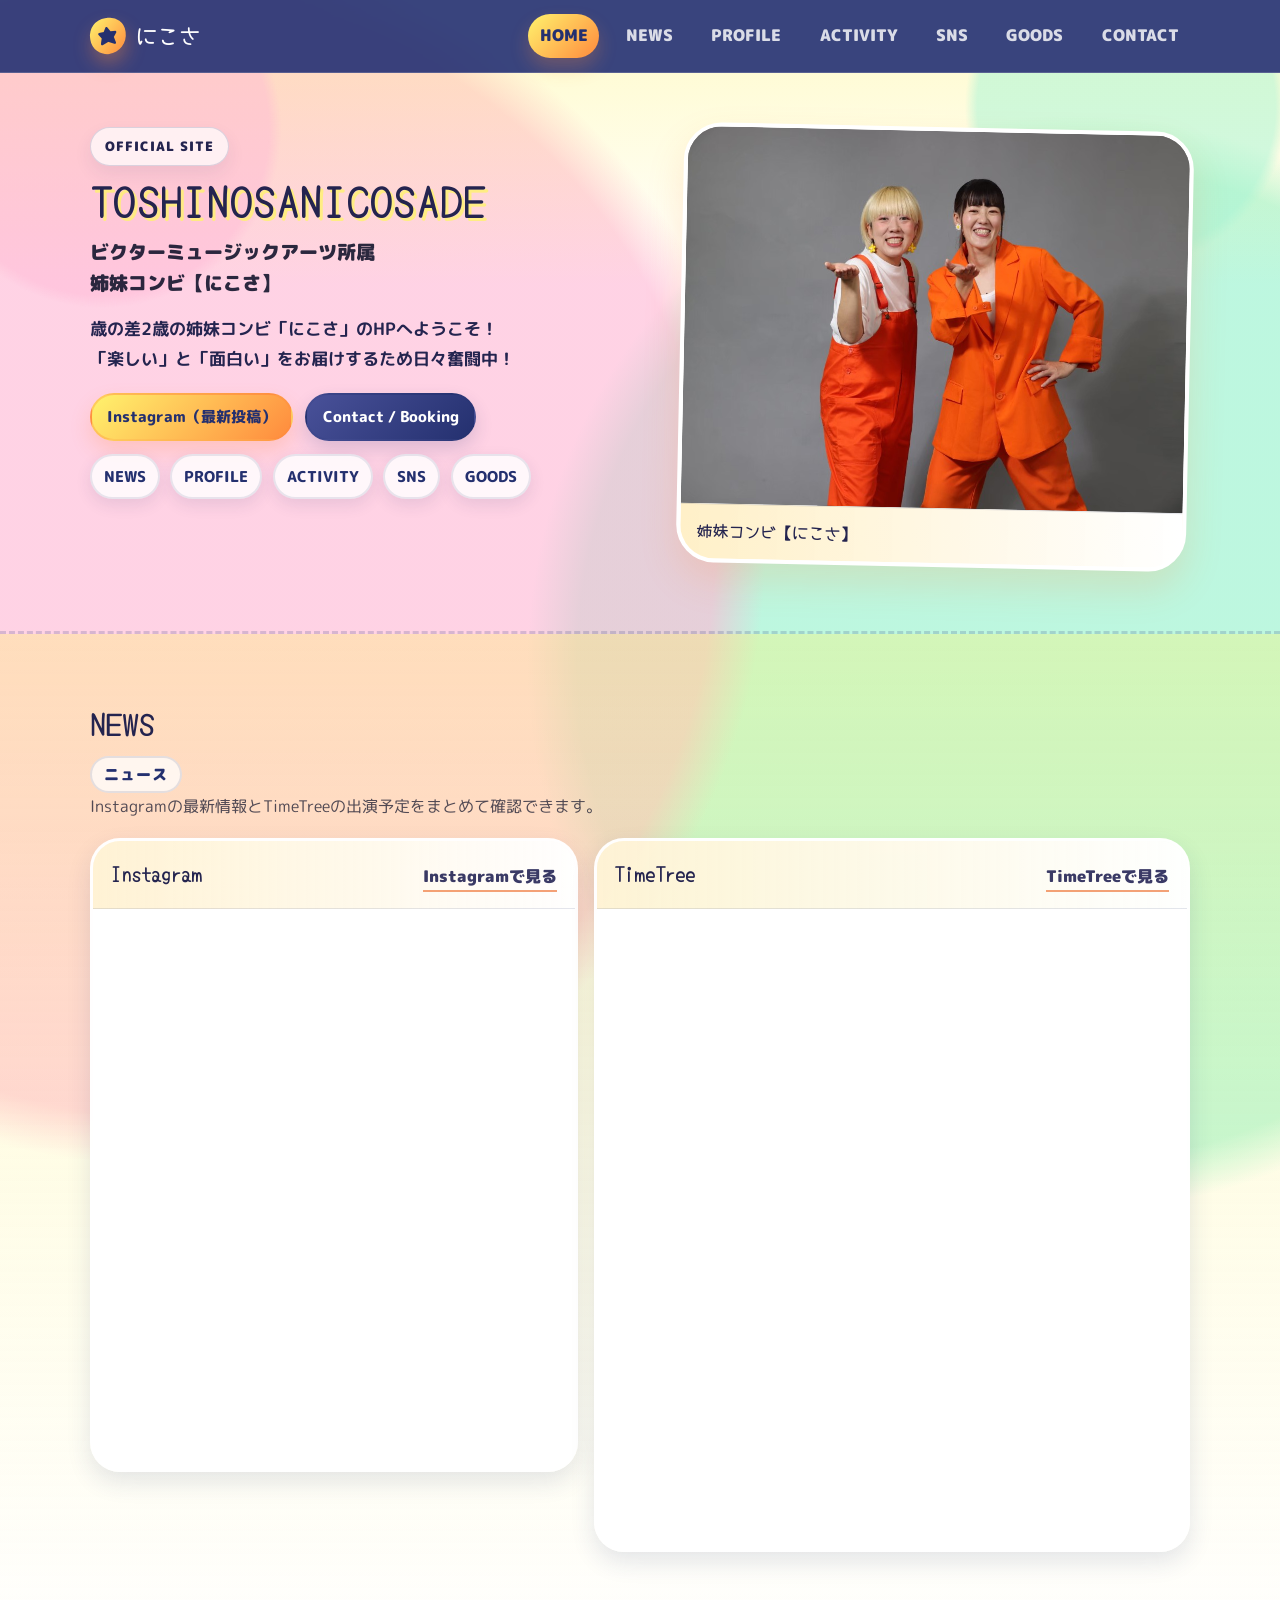
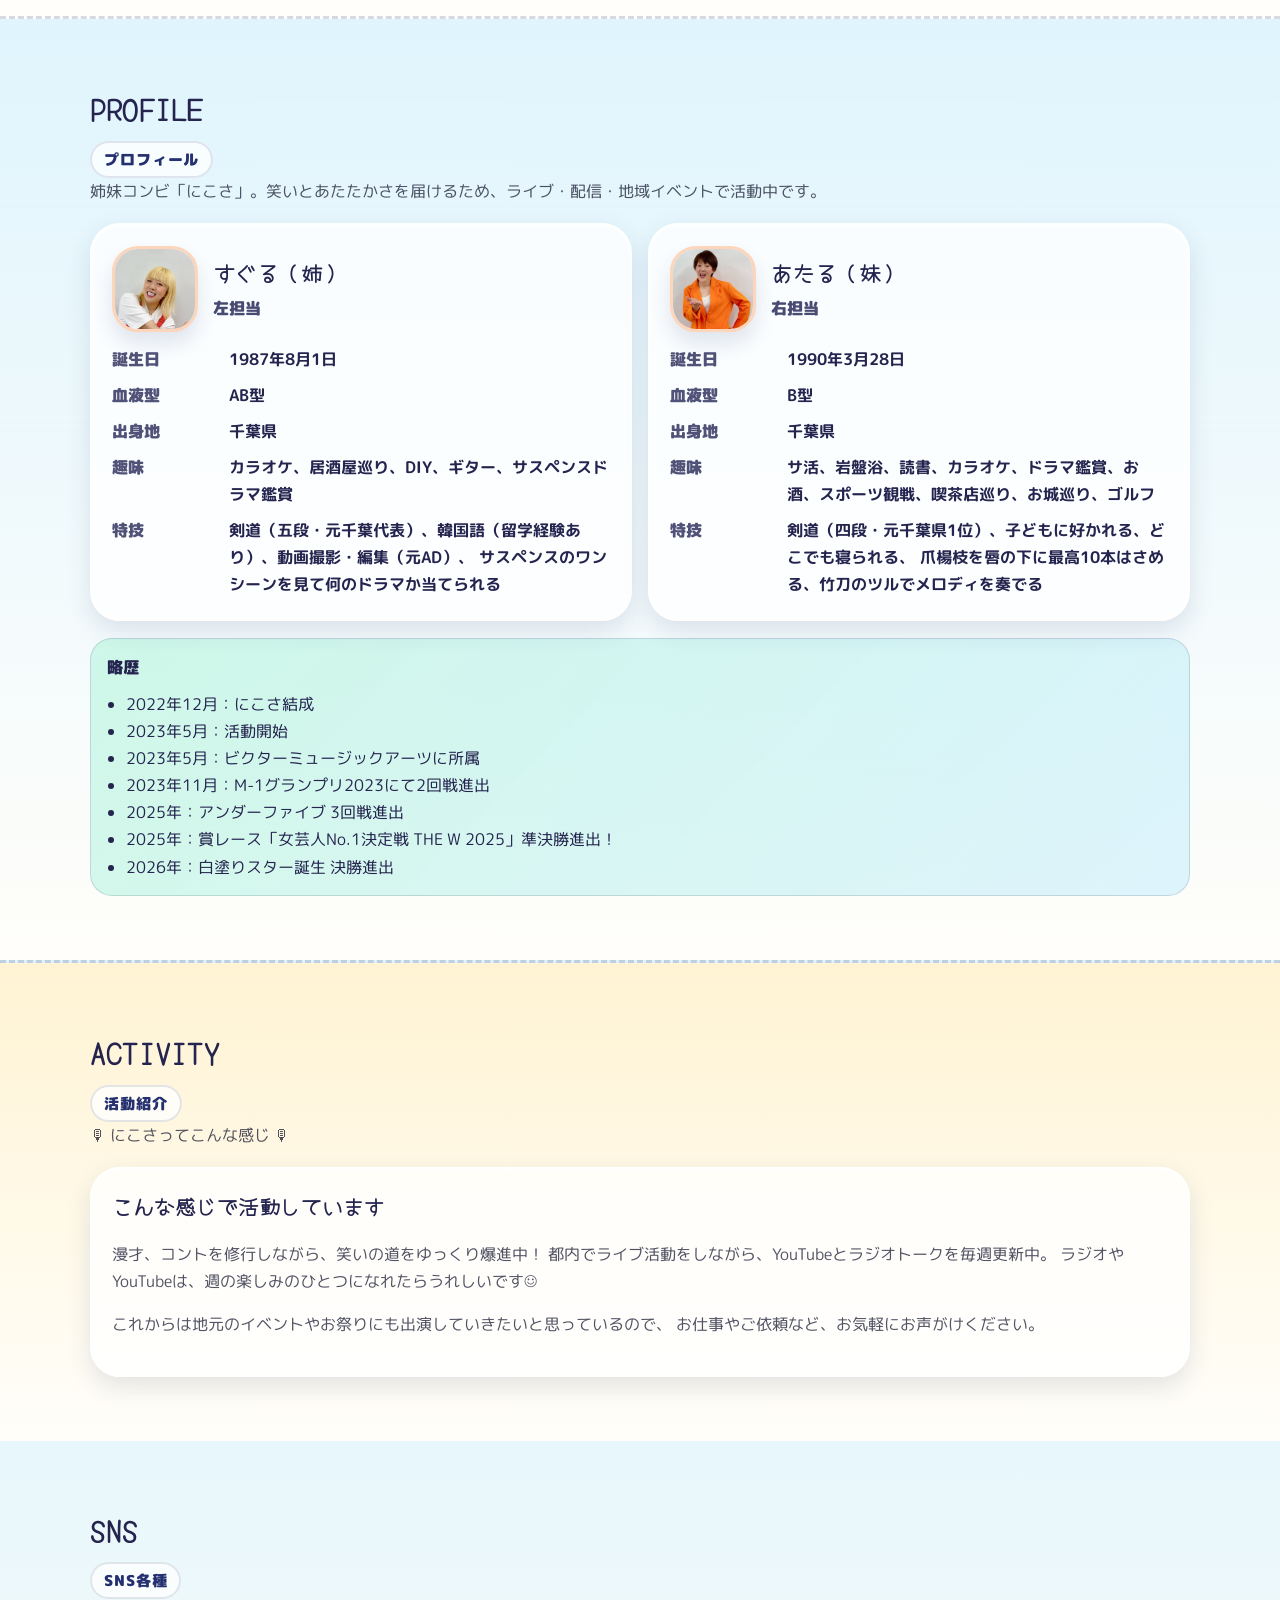
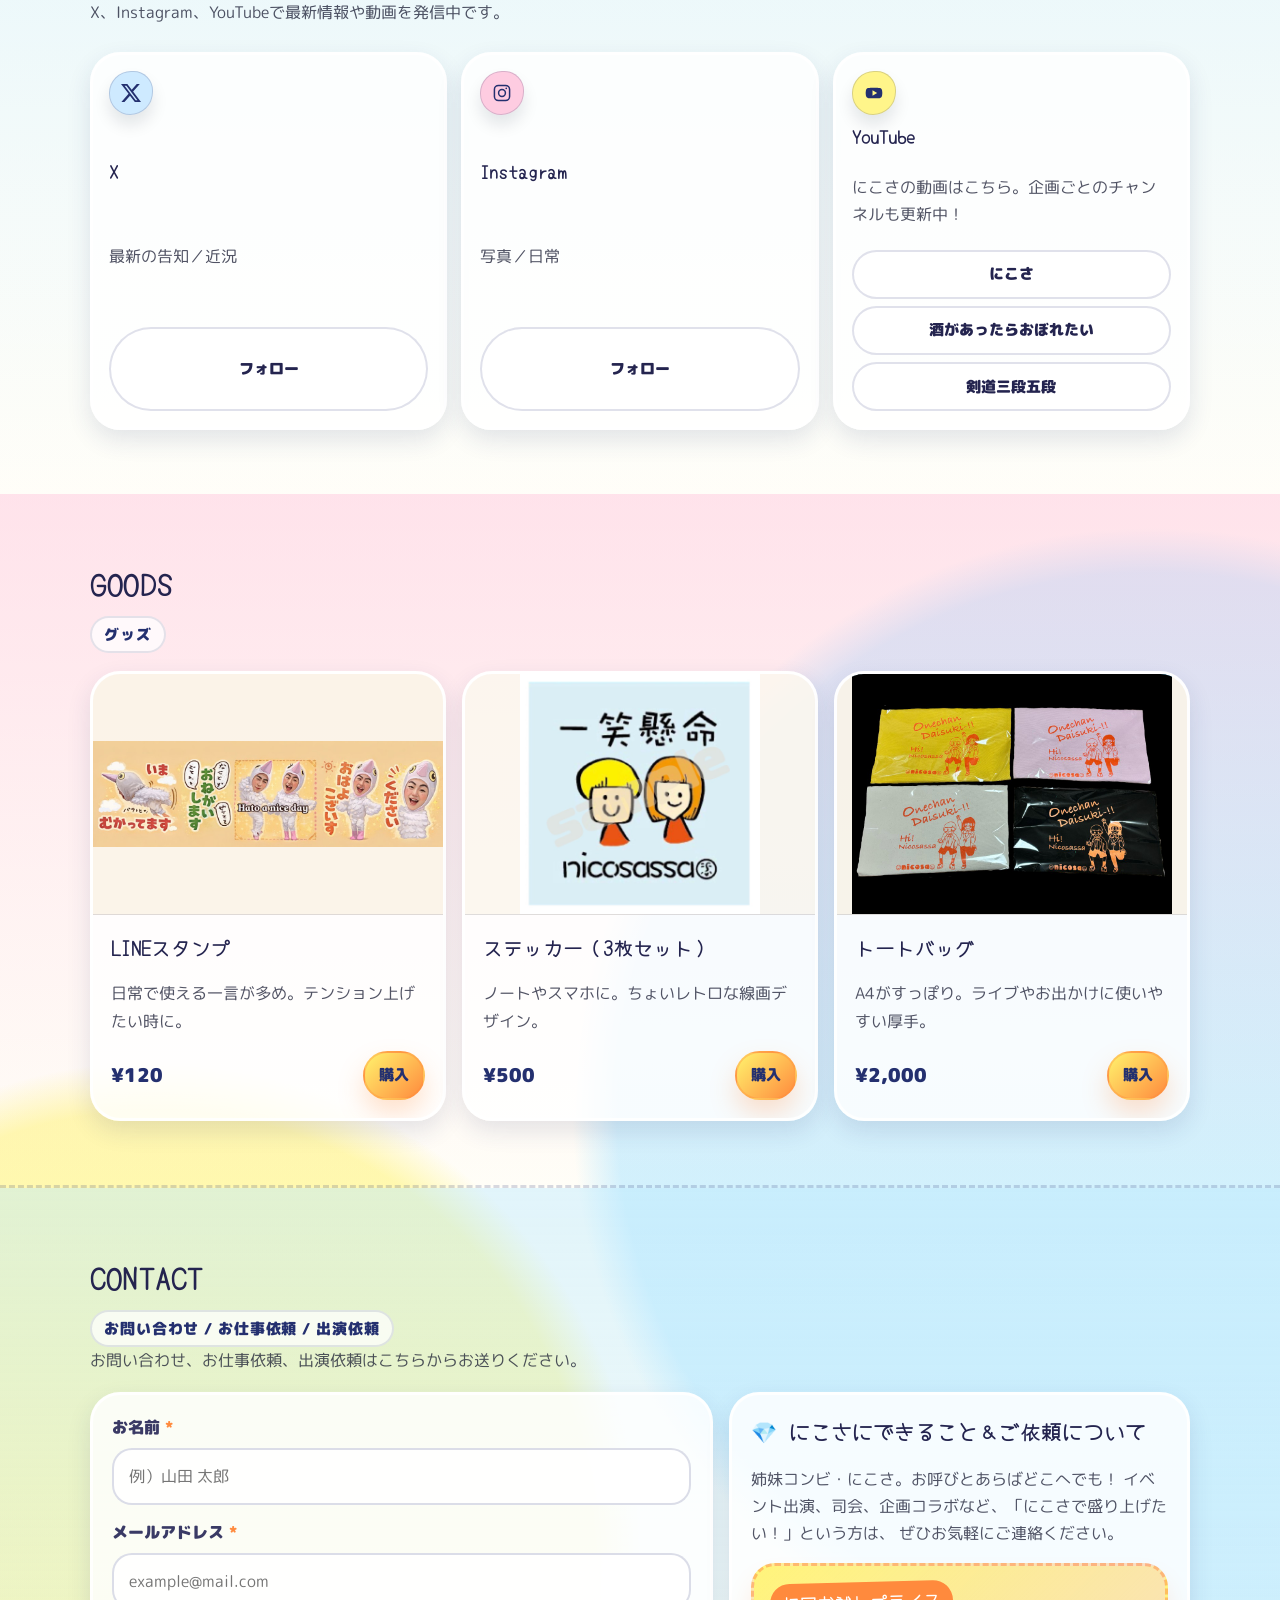
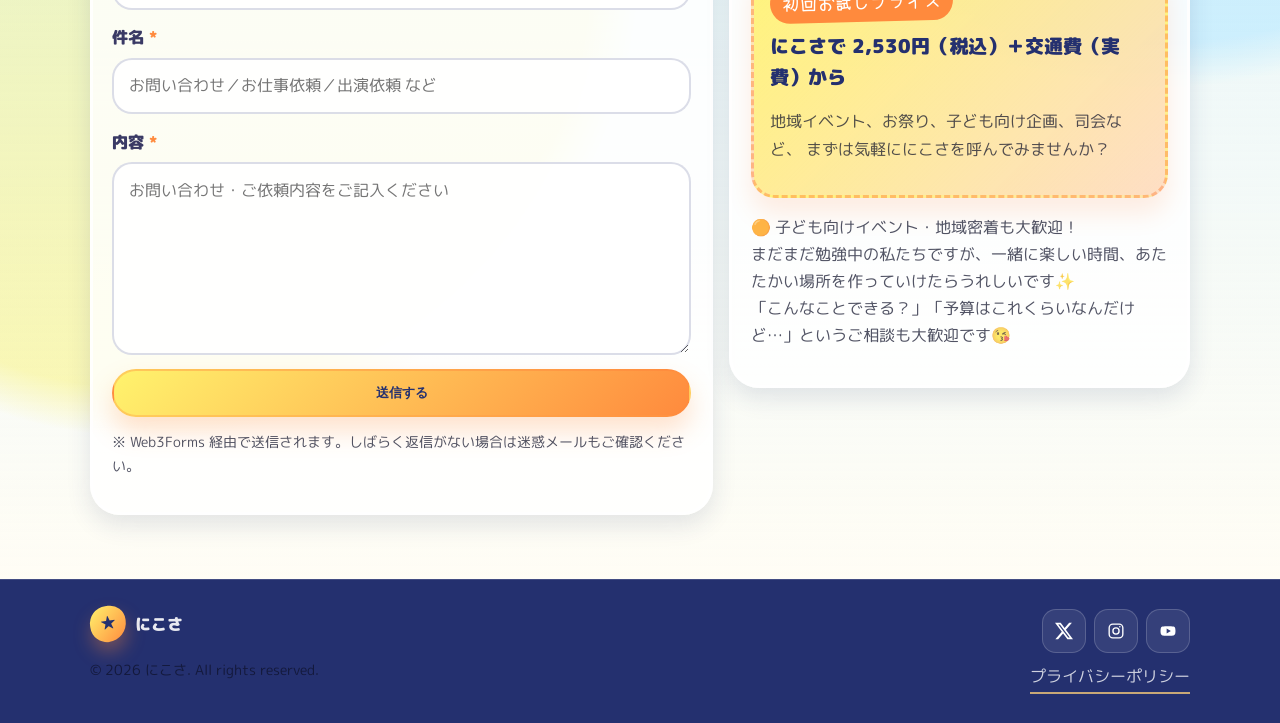
<file: index.html>
<!doctype html>
<html lang="ja">
  <head>
    <meta charset="utf-8" />
    <meta name="viewport" content="width=device-width, initial-scale=1" />
    <meta
      name="description"
      content="芸人コンビ・アーティスト・タレント向けの、明るくポップな公式ホームページです。"
    />

    <!--
      編集ガイド（初心者向け）
      - サイト名/ロゴ: ヘッダーの .logo のテキスト
      - キャッチコピー: #home の <h1>
      - 画像差し替え: data-replace="image" が付いた <img> の src / alt
      - SNSリンク: data-replace="link" が付いた <a> の href
      - 出演予定: NEWS の TimeTree 埋め込みを更新
      - グッズ: #goods の .product-card を追加/修正
    -->

    <title>にこさ | 公式サイト</title>
    <link rel="stylesheet" href="./style.css" />
  </head>
  <body>
    <a class="skip-link" href="#main">本文へスキップ</a>

    <header class="site-header" id="top">
      <div class="container header-inner">
        <a class="logo" href="#home" aria-label="ホームへ">
          <!-- TODO: サイト名に差し替え -->
          <span class="logo-mark" aria-hidden="true">★</span>
          にこさ
        </a>

        <button
          class="menu-button"
          type="button"
          aria-label="メニューを開く"
          aria-controls="site-nav"
          aria-expanded="false"
          data-menu-button
        >
          <span class="menu-icon" aria-hidden="true"></span>
        </button>

        <nav class="site-nav" id="site-nav" aria-label="グローバルメニュー" data-site-nav>
          <ul>
            <li><a href="#home" data-nav-link>HOME</a></li>
            <li><a href="#news" data-nav-link>NEWS</a></li>
            <li><a href="#profile" data-nav-link>PROFILE</a></li>
            <li><a href="#activity" data-nav-link>ACTIVITY</a></li>
            <li><a href="#sns" data-nav-link>SNS</a></li>
            <li><a href="#goods" data-nav-link>GOODS</a></li>
            <li><a href="#contact" data-nav-link>CONTACT</a></li>
          </ul>
        </nav>
      </div>
    </header>

    <main id="main">
      <!-- ===== HOME / HERO ===== -->
      <section id="home" class="section hero">
        <div class="container hero-inner">
          <div class="hero-copy">
            <p class="badge">OFFICIAL SITE</p>
            <h1 class="hero-title-latin" lang="en">TOSHINOSANICOSADE</h1>
            <p class="hero-tagline">
              ビクターミュージックアーツ所属<br />
              姉妹コンビ【にこさ】
            </p>
            <p class="lead">
              歳の差2歳の姉妹コンビ「にこさ」のHPへようこそ！<br />
              「楽しい」と「面白い」をお届けするため日々奮闘中！
            </p>

            <div class="hero-cta">
              <a
                class="btn btn-hero btn-hero-accent"
                href="https://www.instagram.com/niconiconico_sa/"
                data-replace="link"
                target="_blank"
                rel="noreferrer noopener"
              >
                Instagram（最新投稿）
              </a>
              <a class="btn btn-hero" href="#contact">Contact / Booking</a>
            </div>

            <nav class="hero-subnav" aria-label="ページ内の主なセクション">
              <a class="hero-subnav-link" href="#news">NEWS</a>
              <a class="hero-subnav-link" href="#profile">PROFILE</a>
              <a class="hero-subnav-link" href="#activity">ACTIVITY</a>
              <a class="hero-subnav-link" href="#sns">SNS</a>
              <a class="hero-subnav-link" href="#goods">GOODS</a>
            </nav>
          </div>

          <div class="hero-visual">
            <figure class="hero-frame">
              <div class="hero-slideshow" aria-label="にこさの宣材写真スライド">
                <img
                  class="hero-slide hero-slide--kendo"
                  data-replace="image"
                  src="./assets/hero-main.png"
                  alt="にこさ（すぐる・あたる）剣道着姿の宣材写真"
                  width="1200"
                  height="800"
                  loading="eager"
                  decoding="async"
                  fetchpriority="high"
                />
                <img
                  class="hero-slide hero-slide--pose"
                  data-replace="image"
                  src="./assets/nikosa-pose.png"
                  alt="にこさ（すぐる・あたる）オレンジ衣装のにこさポーズ写真"
                  width="1024"
                  height="683"
                  loading="eager"
                  decoding="async"
                />
              </div>
              <figcaption class="hero-caption">
                姉妹コンビ【にこさ】
              </figcaption>
            </figure>
          </div>
        </div>
      </section>

      <!-- ===== NEWS ===== -->
      <section id="news" class="section section-news">
        <div class="container">
          <header class="section-head">
            <h2>NEWS</h2>
            <p class="section-en">ニュース</p>
            <p class="muted">Instagramの最新情報とTimeTreeの出演予定をまとめて確認できます。</p>
          </header>

          <div class="embed-grid">
            <article class="embed-card">
              <div class="embed-card-head">
                <h3>Instagram</h3>
                <a class="mini-link" href="https://instagram.com/niconiconico_sa" target="_blank" rel="noreferrer noopener">
                  Instagramで見る
                </a>
              </div>
              <iframe
                class="embed-frame embed-frame-instagram"
                src="https://www.instagram.com/niconiconico_sa/embed"
                title="にこさ公式Instagram"
                loading="lazy"
                allowtransparency="true"
              ></iframe>
            </article>

            <article class="embed-card">
              <div class="embed-card-head">
                <h3>TimeTree</h3>
                <a class="mini-link" href="https://timetreeapp.com/public_calendars/nicosa_vic" target="_blank" rel="noreferrer noopener">
                  TimeTreeで見る
                </a>
              </div>
              <iframe
                class="embed-frame embed-frame-timetree"
                src="https://timetreeapp.com/public_calendars/nicosa_vic/embed"
                title="にこさ公開カレンダー"
                loading="lazy"
              ></iframe>
            </article>
          </div>
        </div>
      </section>

      <!-- ===== PROFILE ===== -->
      <section id="profile" class="section section-profile">
        <div class="container">
          <header class="section-head">
            <h2>PROFILE</h2>
            <p class="section-en">プロフィール</p>
            <p class="muted">
              姉妹コンビ「にこさ」。笑いとあたたかさを届けるため、ライブ・配信・地域イベントで活動中です。
            </p>
          </header>

          <div class="profile-layout">
            <article class="profile-card">
              <div class="profile-top">
                <img
                  class="avatar"
                  data-replace="image"
                  src="./assets/profile-suguru.png"
                  alt="すぐる（姉）の宣材写真"
                  loading="lazy"
                  width="320"
                  height="320"
                />
                <div>
                  <h3>すぐる（姉）</h3>
                  <p class="role">左担当</p>
                </div>
              </div>
              <dl class="kv">
                <div><dt>誕生日</dt><dd>1987年8月1日</dd></div>
                <div><dt>血液型</dt><dd>AB型</dd></div>
                <div><dt>出身地</dt><dd>千葉県</dd></div>
                <div>
                  <dt>趣味</dt>
                  <dd>カラオケ、居酒屋巡り、DIY、ギター、サスペンスドラマ鑑賞</dd>
                </div>
                <div>
                  <dt>特技</dt>
                  <dd>
                    剣道（五段・元千葉代表）、韓国語（留学経験あり）、動画撮影・編集（元AD）、
                    サスペンスのワンシーンを見て何のドラマか当てられる
                  </dd>
                </div>
              </dl>
            </article>

            <article class="profile-card">
              <div class="profile-top">
                <img
                  class="avatar"
                  data-replace="image"
                  src="./assets/profile-ataru.png"
                  alt="あたる（妹）の宣材写真"
                  loading="lazy"
                  width="320"
                  height="320"
                />
                <div>
                  <h3>あたる（妹）</h3>
                  <p class="role">右担当</p>
                </div>
              </div>
              <dl class="kv">
                <div><dt>誕生日</dt><dd>1990年3月28日</dd></div>
                <div><dt>血液型</dt><dd>B型</dd></div>
                <div><dt>出身地</dt><dd>千葉県</dd></div>
                <div>
                  <dt>趣味</dt>
                  <dd>
                    サ活、岩盤浴、読書、カラオケ、ドラマ鑑賞、お酒、スポーツ観戦、喫茶店巡り、お城巡り、ゴルフ
                  </dd>
                </div>
                <div>
                  <dt>特技</dt>
                  <dd>
                    剣道（四段・元千葉県1位）、子どもに好かれる、どこでも寝られる、
                    爪楊枝を唇の下に最高10本はさめる、竹刀のツルでメロディを奏でる
                  </dd>
                </div>
              </dl>
            </article>
          </div>

          <div class="note profile-history">
            <p class="note-title">略歴</p>
            <ul class="bullet">
              <li>2022年12月：にこさ結成</li>
              <li>2023年5月：活動開始</li>
              <li>2023年5月：ビクターミュージックアーツに所属</li>
              <li>2023年11月：M-1グランプリ2023にて2回戦進出</li>
              <li>2025年：アンダーファイブ 3回戦進出</li>
              <li>2025年：賞レース「女芸人No.1決定戦 THE W 2025」準決勝進出！</li>
              <li>2026年：白塗りスター誕生 決勝進出</li>
            </ul>
          </div>
        </div>
      </section>

      <!-- ===== ACTIVITIES ===== -->
      <section id="activity" class="section section-activity">
        <div class="container">
          <header class="section-head">
            <h2>ACTIVITY</h2>
            <p class="section-en">活動紹介</p>
            <p class="muted">
              🎙 にこさってこんな感じ 🎙
            </p>
          </header>

          <div class="activity-layout">
            <article class="activity-card">
              <h3>こんな感じで活動しています</h3>
              <p class="muted">
                漫才、コントを修行しながら、笑いの道をゆっくり爆進中！
                都内でライブ活動をしながら、YouTubeとラジオトークを毎週更新中。
                ラジオやYouTubeは、週の楽しみのひとつになれたらうれしいです☺
              </p>
              <p class="muted">
                これからは地元のイベントやお祭りにも出演していきたいと思っているので、
                お仕事やご依頼など、お気軽にお声がけください。
              </p>
            </article>

          </div>

        </div>
      </section>

      <!-- ===== SNS ===== -->
      <section id="sns" class="section section-sns">
        <div class="container">
          <header class="section-head">
            <h2>SNS</h2>
            <p class="section-en">SNS各種</p>
            <p class="muted">X、Instagram、YouTubeで最新情報や動画を発信中です。</p>
          </header>

          <div class="sns-block" aria-label="SNS一覧">
            <div class="sns-grid">
              <!-- TODO: 各SNSの href を差し替え -->
              <article class="sns-card sns-x">
                <div class="sns-icon" aria-hidden="true">
                  <svg class="icon-svg" viewBox="0 0 24 24" role="img" aria-label="X">
                    <path
                      d="M18.901 1.153h3.68l-8.04 9.19 9.454 12.504H16.59l-5.8-7.584-6.64 7.584H.47l8.6-9.829L0 1.154h7.594l5.243 6.932 6.064-6.933zm-1.29 19.498h2.04L6.486 3.234H4.298z"
                    ></path>
                  </svg>
                </div>
                <h4>X</h4>
                <p class="muted">最新の告知／近況</p>
                <a
                  class="btn btn-small"
                  href="https://twitter.com/niconiconico_sa"
                  data-replace="link"
                  target="_blank"
                  rel="noreferrer noopener"
                >
                  フォロー
                </a>
              </article>
              <article class="sns-card sns-ig">
                <div class="sns-icon" aria-hidden="true">
                  <svg class="icon-svg" viewBox="0 0 24 24" role="img" aria-label="Instagram">
                    <path
                      d="M7.75 2h8.5A5.75 5.75 0 0 1 22 7.75v8.5A5.75 5.75 0 0 1 16.25 22h-8.5A5.75 5.75 0 0 1 2 16.25v-8.5A5.75 5.75 0 0 1 7.75 2Zm0 1.8A3.95 3.95 0 0 0 3.8 7.75v8.5A3.95 3.95 0 0 0 7.75 20.2h8.5a3.95 3.95 0 0 0 3.95-3.95v-8.5a3.95 3.95 0 0 0-3.95-3.95h-8.5Zm9.35 1.5a1.05 1.05 0 1 1 0 2.1 1.05 1.05 0 0 1 0-2.1ZM12 7a5 5 0 1 1 0 10 5 5 0 0 1 0-10Zm0 1.8a3.2 3.2 0 1 0 0 6.4 3.2 3.2 0 0 0 0-6.4Z"
                    ></path>
                  </svg>
                </div>
                <h4>Instagram</h4>
                <p class="muted">写真／日常</p>
                <a
                  class="btn btn-small"
                  href="https://www.instagram.com/niconiconico_sa/"
                  data-replace="link"
                  target="_blank"
                  rel="noreferrer noopener"
                >
                  フォロー
                </a>
              </article>
              <article class="sns-card sns-yt">
                <div class="sns-icon" aria-hidden="true">
                  <svg class="icon-svg" viewBox="0 0 24 24" role="img" aria-label="YouTube">
                    <path
                      d="M21.6 8.3a3.1 3.1 0 0 0-2.2-2.2C17.5 5.6 12 5.6 12 5.6s-5.5 0-7.4.5A3.1 3.1 0 0 0 2.4 8.3 32 32 0 0 0 2 12a32 32 0 0 0 .4 3.7 3.1 3.1 0 0 0 2.2 2.2c1.9.5 7.4.5 7.4.5s5.5 0 7.4-.5a3.1 3.1 0 0 0 2.2-2.2A32 32 0 0 0 22 12a32 32 0 0 0-.4-3.7ZM10.2 15.2V8.8l5.6 3.2-5.6 3.2Z"
                    ></path>
                  </svg>
                </div>
                <h4>YouTube</h4>
                <p class="muted">にこさの動画はこちら。企画ごとのチャンネルも更新中！</p>
                <div class="sns-link-list" aria-label="YouTubeチャンネル一覧">
                  <a
                    class="btn btn-small"
                    href="https://www.youtube.com/@niconiconicosassa/featured"
                    data-replace="link"
                    target="_blank"
                    rel="noreferrer noopener"
                  >
                    にこさ
                  </a>
                  <a
                    class="btn btn-small"
                    href="https://www.youtube.com/@%E9%85%92%E3%81%8C%E3%81%82%E3%81%A3%E3%81%9F%E3%82%89%E3%81%8A%E3%81%BC%E3%82%8C%E3%81%9F%E3%81%84"
                    data-replace="link"
                    target="_blank"
                    rel="noreferrer noopener"
                  >
                    酒があったらおぼれたい
                  </a>
                  <a
                    class="btn btn-small"
                    href="https://www.youtube.com/@%E5%89%A3%E9%81%93%E4%B8%89%E6%AE%B5%E4%BA%94%E6%AE%B5"
                    data-replace="link"
                    target="_blank"
                    rel="noreferrer noopener"
                  >
                    剣道三段五段
                  </a>
                </div>
              </article>
            </div>
          </div>
        </div>
      </section>

      <!-- ===== GOODS ===== -->
      <section id="goods" class="section section-goods">
        <div class="container">
          <header class="section-head">
            <h2>GOODS</h2>
            <p class="section-en">グッズ</p>
          </header>

          <div class="product-grid">
            <article class="product-card">
              <!-- LINEスタンプ：2シートを交互フェード（画像差し替えは ./assets/line-stamp-1.png など） -->
              <div
                class="product-img line-stamp-rotator"
                role="img"
                aria-label="LINEスタンプ（ちびキャラ版とハトコス版）の見本"
              >
                <img
                  class="line-stamp-img line-stamp-img--a"
                  data-replace="image"
                  src="./assets/line-stamp-1.png"
                  alt=""
                  width="720"
                  height="520"
                  loading="lazy"
                  decoding="async"
                />
                <img
                  class="line-stamp-img line-stamp-img--b"
                  data-replace="image"
                  src="./assets/line-stamp-2.png"
                  alt=""
                  width="720"
                  height="520"
                  loading="lazy"
                  decoding="async"
                />
              </div>
              <div class="product-body">
                <h3>LINEスタンプ</h3>
                <p class="muted">日常で使える一言が多め。テンション上げたい時に。</p>
                <div class="price-row">
                  <span class="price">¥120</span>
                  <a class="btn btn-small btn-primary" href="https://example.com" data-replace="link" target="_blank" rel="noreferrer noopener">
                    購入
                  </a>
                </div>
              </div>
            </article>

            <article class="product-card">
              <!-- ステッカー：4柄を順番にフェード -->
              <div
                class="product-img sticker-rotator"
                role="img"
                aria-label="オリジナルステッカー4種の見本"
              >
                <img
                  class="sticker-img sticker-img--a"
                  data-replace="image"
                  src="./assets/sticker-official-1.png"
                  alt=""
                  width="720"
                  height="520"
                  loading="lazy"
                  decoding="async"
                />
                <img
                  class="sticker-img sticker-img--b"
                  data-replace="image"
                  src="./assets/sticker-official-2.png"
                  alt=""
                  width="720"
                  height="520"
                  loading="lazy"
                  decoding="async"
                />
                <img
                  class="sticker-img sticker-img--c"
                  data-replace="image"
                  src="./assets/sticker-official-3.png"
                  alt=""
                  width="720"
                  height="520"
                  loading="lazy"
                  decoding="async"
                />
                <img
                  class="sticker-img sticker-img--d"
                  data-replace="image"
                  src="./assets/sticker-official-4.png"
                  alt=""
                  width="720"
                  height="520"
                  loading="lazy"
                  decoding="async"
                />
              </div>
              <div class="product-body">
                <h3>ステッカー（3枚セット）</h3>
                <p class="muted">ノートやスマホに。ちょいレトロな線画デザイン。</p>
                <div class="price-row">
                  <span class="price">¥500</span>
                  <a class="btn btn-small btn-primary" href="https://nicosa.booth.pm/?_gl=1*vxylnz*_ga*MTg3OTg5Nzg4NS4xNzc3MzcyMDAw*_ga_RWT2QKJLDC*czE3NzczNzE5OTkkbzEkZzEkdDE3NzczNzI5NzEkajM1JGwwJGgw" data-replace="link" target="_blank" rel="noreferrer noopener">
                    購入
                  </a>
                </div>
              </div>
            </article>

            <article class="product-card">
              <!-- トートバッグ：3カットを順番にフェード -->
              <div
                class="product-img tote-rotator"
                role="img"
                aria-label="オリジナルトートバッグ3カットの使用イメージ"
              >
                <img
                  class="tote-img tote-img--a"
                  data-replace="image"
                  src="./assets/tote-official-1.png"
                  alt=""
                  width="720"
                  height="520"
                  loading="lazy"
                  decoding="async"
                />
                <img
                  class="tote-img tote-img--b"
                  data-replace="image"
                  src="./assets/tote-official-2.png"
                  alt=""
                  width="720"
                  height="520"
                  loading="lazy"
                  decoding="async"
                />
                <img
                  class="tote-img tote-img--c"
                  data-replace="image"
                  src="./assets/tote-official-3.png"
                  alt=""
                  width="720"
                  height="520"
                  loading="lazy"
                  decoding="async"
                />
              </div>
              <div class="product-body">
                <h3>トートバッグ</h3>
                <p class="muted">A4がすっぽり。ライブやお出かけに使いやすい厚手。</p>
                <div class="price-row">
                  <span class="price">¥2,000</span>
                  <a class="btn btn-small btn-primary" href="https://nicosa.booth.pm/?_gl=1*vxylnz*_ga*MTg3OTg5Nzg4NS4xNzc3MzcyMDAw*_ga_RWT2QKJLDC*czE3NzczNzE5OTkkbzEkZzEkdDE3NzczNzI5NzEkajM1JGwwJGgw" data-replace="link" target="_blank" rel="noreferrer noopener">
                    購入
                  </a>
                </div>
              </div>
            </article>
          </div>
        </div>
      </section>

      <!-- ===== CONTACT ===== -->
      <section id="contact" class="section section-contact">
        <div class="container">
          <header class="section-head">
            <h2>CONTACT</h2>
            <p class="section-en">お問い合わせ / お仕事依頼 / 出演依頼</p>
            <p class="muted">お問い合わせ、お仕事依頼、出演依頼はこちらからお送りください。</p>
          </header>

          <div class="contact-layout">
            <form
              class="contact-form"
              aria-label="お問い合わせ・お仕事依頼・出演依頼フォーム"
              action="https://api.web3forms.com/submit"
              method="POST"
            >
              <input type="hidden" name="access_key" value="4689ad03-98f4-4f9e-801c-5b3d3f3ce7d6" />
              <!-- 送信後に戻るページ（任意：Web3Forms ダッシュボードでも設定可） -->
              <input type="hidden" name="redirect" value="https://macccoto.github.io/nikosa-hp/#contact" />

              <div class="field">
                <label for="name">お名前 <span class="required-mark" aria-hidden="true">*</span></label>
                <input id="name" name="name" type="text" placeholder="例）山田 太郎" autocomplete="name" required />
              </div>
              <div class="field">
                <label for="email">メールアドレス <span class="required-mark" aria-hidden="true">*</span></label>
                <input id="email" name="email" type="email" placeholder="example@mail.com" autocomplete="email" required />
              </div>
              <div class="field">
                <label for="subject">件名 <span class="required-mark" aria-hidden="true">*</span></label>
                <input id="subject" name="subject" type="text" placeholder="お問い合わせ／お仕事依頼／出演依頼 など" required />
              </div>
              <div class="field">
                <label for="message">内容 <span class="required-mark" aria-hidden="true">*</span></label>
                <textarea id="message" name="message" rows="6" placeholder="お問い合わせ・ご依頼内容をご記入ください" required></textarea>
              </div>
              <button class="btn btn-primary btn-wide" type="submit">送信する</button>
              <p class="tiny muted">※ Web3Forms 経由で送信されます。しばらく返信がない場合は迷惑メールもご確認ください。</p>
            </form>

            <aside class="contact-side" aria-label="連絡先メモ">
              <div class="info-card">
                <h3>💎 にこさにできること＆ご依頼について</h3>
                <p class="muted">
                  姉妹コンビ・にこさ。お呼びとあらばどこへでも！
                  イベント出演、司会、企画コラボなど、「にこさで盛り上げたい！」という方は、
                  ぜひお気軽にご連絡ください。
                </p>
                <div class="trial-price-box">
                  <p class="trial-price-label">初回お試しプライス</p>
                  <p class="trial-price-main">にこさで 2,530円（税込）＋交通費（実費）から</p>
                  <p class="muted">
                    地域イベント、お祭り、子ども向け企画、司会など、
                    まずは気軽ににこさを呼んでみませんか？
                  </p>
                </div>
                <p class="muted">
                  🟠 子ども向けイベント・地域密着も大歓迎！<br />
                  まだまだ勉強中の私たちですが、一緒に楽しい時間、あたたかい場所を作っていけたらうれしいです✨<br />
                  「こんなことできる？」「予算はこれくらいなんだけど…」というご相談も大歓迎です😘
                </p>
              </div>
            </aside>
          </div>
        </div>
      </section>
    </main>

    <footer class="site-footer">
      <div class="container footer-inner">
        <div class="footer-left">
          <p class="footer-brand">
            <span class="logo-mark" aria-hidden="true">★</span>
            にこさ
          </p>
          <p class="tiny muted">© 2026 にこさ. All rights reserved.</p>
        </div>

        <div class="footer-right">
          <div class="footer-sns" aria-label="SNSリンク">
            <!-- TODO: SNSリンク差し替え -->
            <a
              class="sns-mini"
              href="https://twitter.com/niconiconico_sa"
              data-replace="link"
              target="_blank"
              rel="noreferrer noopener"
              aria-label="X"
              ><svg class="icon-svg" viewBox="0 0 24 24" role="img" aria-label="X">
                <path
                  d="M18.901 1.153h3.68l-8.04 9.19 9.454 12.504H16.59l-5.8-7.584-6.64 7.584H.47l8.6-9.829L0 1.154h7.594l5.243 6.932 6.064-6.933zm-1.29 19.498h2.04L6.486 3.234H4.298z"
                ></path></svg
            ></a
            >
            <a
              class="sns-mini"
              href="https://www.instagram.com/niconiconico_sa/"
              data-replace="link"
              target="_blank"
              rel="noreferrer noopener"
              aria-label="Instagram"
              ><svg class="icon-svg" viewBox="0 0 24 24" role="img" aria-label="Instagram">
                <path
                  d="M7.75 2h8.5A5.75 5.75 0 0 1 22 7.75v8.5A5.75 5.75 0 0 1 16.25 22h-8.5A5.75 5.75 0 0 1 2 16.25v-8.5A5.75 5.75 0 0 1 7.75 2Zm0 1.8A3.95 3.95 0 0 0 3.8 7.75v8.5A3.95 3.95 0 0 0 7.75 20.2h8.5a3.95 3.95 0 0 0 3.95-3.95v-8.5a3.95 3.95 0 0 0-3.95-3.95h-8.5Zm9.35 1.5a1.05 1.05 0 1 1 0 2.1 1.05 1.05 0 0 1 0-2.1ZM12 7a5 5 0 1 1 0 10 5 5 0 0 1 0-10Zm0 1.8a3.2 3.2 0 1 0 0 6.4 3.2 3.2 0 0 0 0-6.4Z"
                ></path></svg
            ></a
            >
            <a
              class="sns-mini"
              href="https://www.youtube.com/@niconiconicosassa"
              data-replace="link"
              target="_blank"
              rel="noreferrer noopener"
              aria-label="YouTube"
              ><svg class="icon-svg" viewBox="0 0 24 24" role="img" aria-label="YouTube">
                <path
                  d="M21.6 8.3a3.1 3.1 0 0 0-2.2-2.2C17.5 5.6 12 5.6 12 5.6s-5.5 0-7.4.5A3.1 3.1 0 0 0 2.4 8.3 32 32 0 0 0 2 12a32 32 0 0 0 .4 3.7 3.1 3.1 0 0 0 2.2 2.2c1.9.5 7.4.5 7.4.5s5.5 0 7.4-.5a3.1 3.1 0 0 0 2.2-2.2A32 32 0 0 0 22 12a32 32 0 0 0-.4-3.7ZM10.2 15.2V8.8l5.6 3.2-5.6 3.2Z"
                ></path></svg
            ></a
            >
          </div>

          <a class="privacy" href="./privacy.html">プライバシーポリシー</a>
        </div>
      </div>
    </footer>

    <div class="backdrop" data-backdrop hidden></div>

    <script src="./script.js" defer></script>
  </body>
</html>
</file>
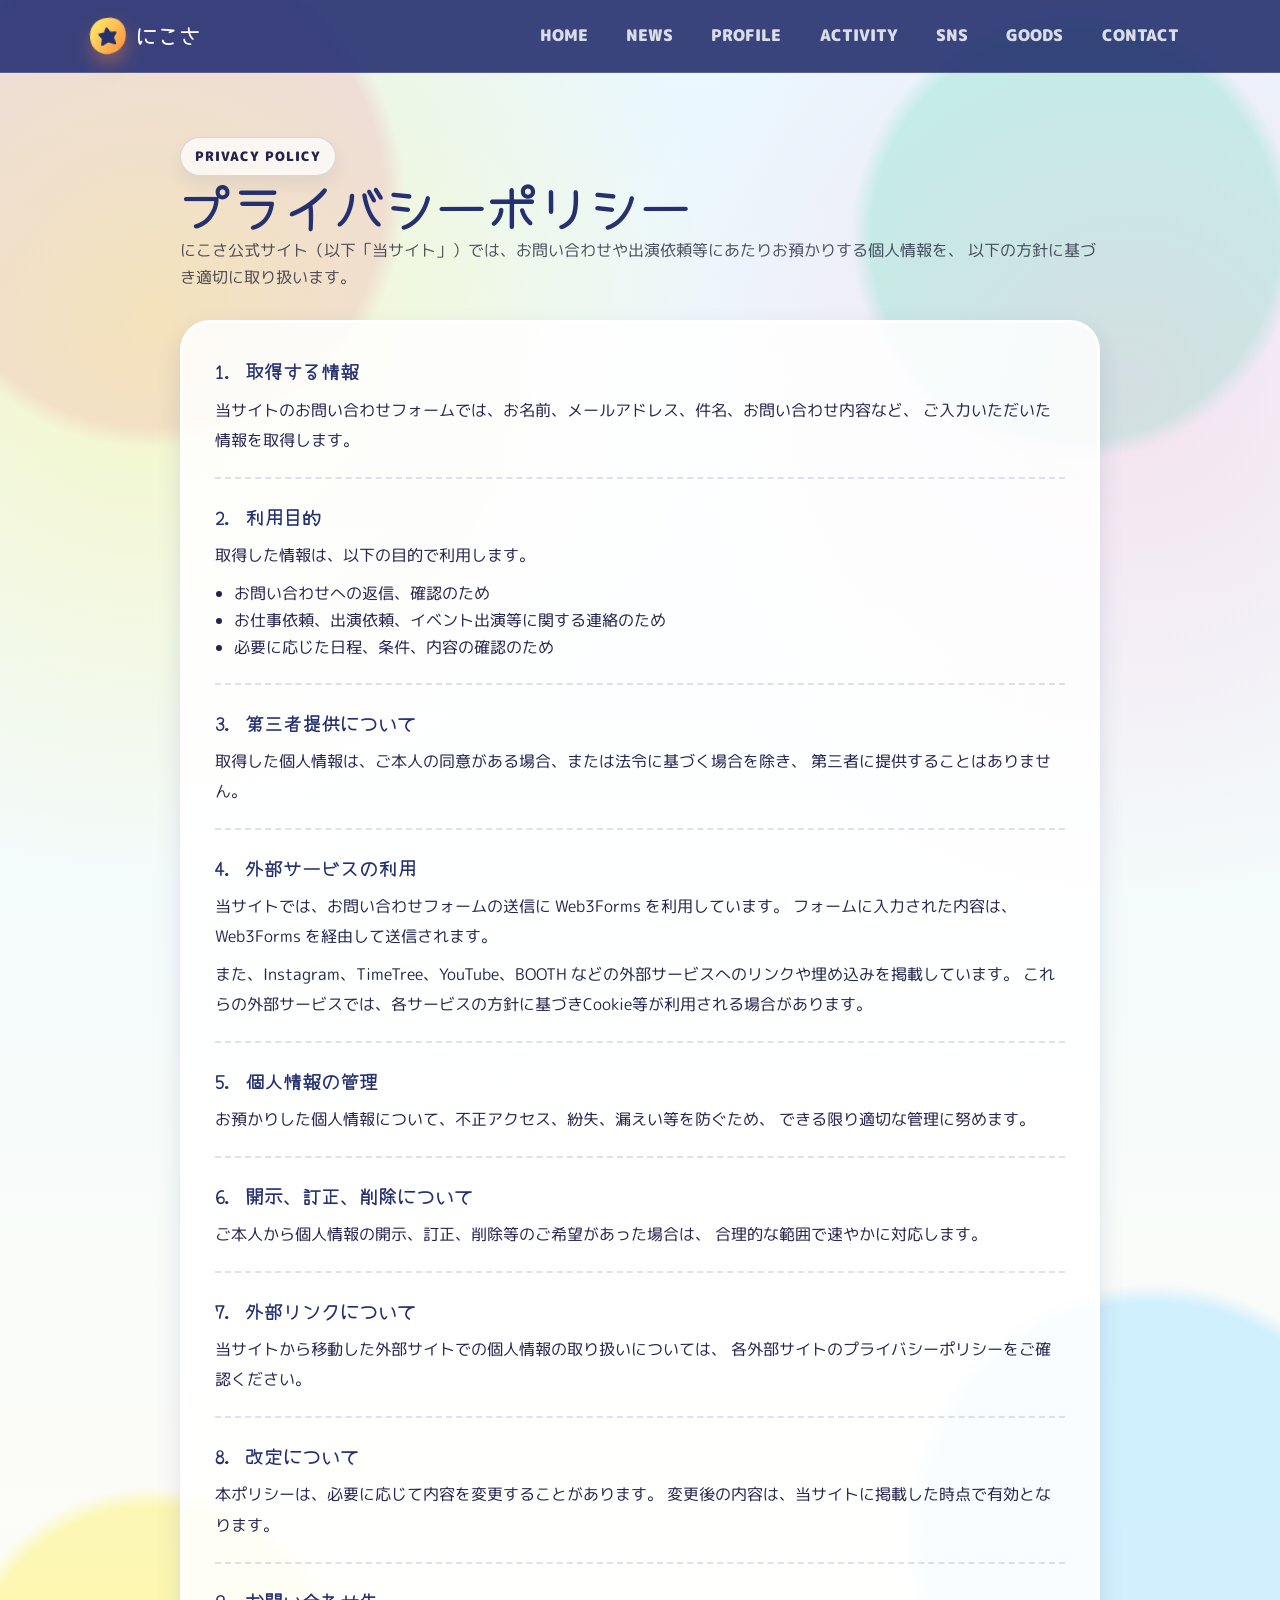
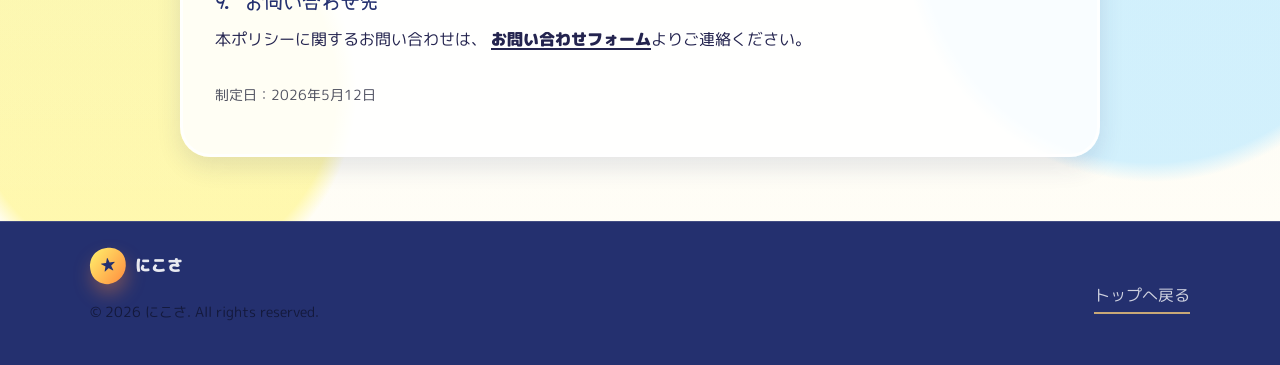
<file: privacy.html>
<!doctype html>
<html lang="ja">
  <head>
    <meta charset="utf-8" />
    <meta name="viewport" content="width=device-width, initial-scale=1" />
    <meta
      name="description"
      content="にこさ公式サイトのプライバシーポリシーです。お問い合わせフォームで取得する情報や利用目的についてご案内します。"
    />
    <title>プライバシーポリシー | にこさ公式サイト</title>
    <link rel="stylesheet" href="./style.css" />
  </head>
  <body>
    <a class="skip-link" href="#main">本文へスキップ</a>

    <header class="site-header" id="top">
      <div class="container header-inner">
        <a class="logo" href="./index.html#home" aria-label="ホームへ">
          <span class="logo-mark" aria-hidden="true">★</span>
          にこさ
        </a>

        <button
          class="menu-button"
          type="button"
          aria-label="メニューを開く"
          aria-controls="site-nav"
          aria-expanded="false"
          data-menu-button
        >
          <span class="menu-icon" aria-hidden="true"></span>
        </button>

        <nav class="site-nav" id="site-nav" aria-label="グローバルメニュー" data-site-nav>
          <ul>
            <li><a href="./index.html#home" data-nav-link>HOME</a></li>
            <li><a href="./index.html#news" data-nav-link>NEWS</a></li>
            <li><a href="./index.html#profile" data-nav-link>PROFILE</a></li>
            <li><a href="./index.html#activity" data-nav-link>ACTIVITY</a></li>
            <li><a href="./index.html#sns" data-nav-link>SNS</a></li>
            <li><a href="./index.html#goods" data-nav-link>GOODS</a></li>
            <li><a href="./index.html#contact" data-nav-link>CONTACT</a></li>
          </ul>
        </nav>
      </div>
    </header>

    <main id="main">
      <section class="section privacy-page">
        <div class="container privacy-container">
          <header class="section-head">
            <p class="badge">PRIVACY POLICY</p>
            <h1>プライバシーポリシー</h1>
            <p class="muted">
              にこさ公式サイト（以下「当サイト」）では、お問い合わせや出演依頼等にあたりお預かりする個人情報を、
              以下の方針に基づき適切に取り扱います。
            </p>
          </header>

          <div class="privacy-card">
            <section class="privacy-block">
              <h2>1. 取得する情報</h2>
              <p>
                当サイトのお問い合わせフォームでは、お名前、メールアドレス、件名、お問い合わせ内容など、
                ご入力いただいた情報を取得します。
              </p>
            </section>

            <section class="privacy-block">
              <h2>2. 利用目的</h2>
              <p>取得した情報は、以下の目的で利用します。</p>
              <ul class="bullet">
                <li>お問い合わせへの返信、確認のため</li>
                <li>お仕事依頼、出演依頼、イベント出演等に関する連絡のため</li>
                <li>必要に応じた日程、条件、内容の確認のため</li>
              </ul>
            </section>

            <section class="privacy-block">
              <h2>3. 第三者提供について</h2>
              <p>
                取得した個人情報は、ご本人の同意がある場合、または法令に基づく場合を除き、
                第三者に提供することはありません。
              </p>
            </section>

            <section class="privacy-block">
              <h2>4. 外部サービスの利用</h2>
              <p>
                当サイトでは、お問い合わせフォームの送信に Web3Forms を利用しています。
                フォームに入力された内容は、Web3Forms を経由して送信されます。
              </p>
              <p>
                また、Instagram、TimeTree、YouTube、BOOTH などの外部サービスへのリンクや埋め込みを掲載しています。
                これらの外部サービスでは、各サービスの方針に基づきCookie等が利用される場合があります。
              </p>
            </section>

            <section class="privacy-block">
              <h2>5. 個人情報の管理</h2>
              <p>
                お預かりした個人情報について、不正アクセス、紛失、漏えい等を防ぐため、
                できる限り適切な管理に努めます。
              </p>
            </section>

            <section class="privacy-block">
              <h2>6. 開示、訂正、削除について</h2>
              <p>
                ご本人から個人情報の開示、訂正、削除等のご希望があった場合は、
                合理的な範囲で速やかに対応します。
              </p>
            </section>

            <section class="privacy-block">
              <h2>7. 外部リンクについて</h2>
              <p>
                当サイトから移動した外部サイトでの個人情報の取り扱いについては、
                各外部サイトのプライバシーポリシーをご確認ください。
              </p>
            </section>

            <section class="privacy-block">
              <h2>8. 改定について</h2>
              <p>
                本ポリシーは、必要に応じて内容を変更することがあります。
                変更後の内容は、当サイトに掲載した時点で有効となります。
              </p>
            </section>

            <section class="privacy-block">
              <h2>9. お問い合わせ先</h2>
              <p>
                本ポリシーに関するお問い合わせは、
                <a class="link" href="./index.html#contact">お問い合わせフォーム</a>よりご連絡ください。
              </p>
            </section>

            <p class="tiny muted privacy-updated">制定日：2026年5月12日</p>
          </div>
        </div>
      </section>
    </main>

    <footer class="site-footer">
      <div class="container footer-inner">
        <div class="footer-left">
          <p class="footer-brand">
            <span class="logo-mark" aria-hidden="true">★</span>
            にこさ
          </p>
          <p class="tiny muted">© 2026 にこさ. All rights reserved.</p>
        </div>

        <div class="footer-right">
          <a class="privacy" href="./index.html#home">トップへ戻る</a>
        </div>
      </div>
    </footer>

    <div class="backdrop" data-backdrop hidden></div>

    <script src="./script.js" defer></script>
  </body>
</html>
</file>
<file: style.css>
@import url("https://fonts.googleapis.com/css2?family=M+PLUS+Rounded+1c:wght@500;700;800;900&family=Yomogi&display=swap");

/*
  style.css
  - 明るめ・手書き風・丸みのあるPOP系デザイン
  - 余白多め・読みやすいタイポグラフィ
  - スマホはハンバーガーメニュー
*/

:root {
  /* Bright pop palette */
  --navy: #24306f;
  --beige: #fff0c8;
  --orange: #ff8a3d;
  --sky: #bdeaff;
  --mint: #a7f4d5;
  --pink: #ffb7d5;
  --lemon: #fff36d;

  /* Neutrals */
  --ink: #24244f;
  --paper: #fffdf5;
  --line: rgba(36, 48, 111, 0.16);

  /* UI */
  --radius: 30px;
  --radius-sm: 22px;
  --shadow: 0 18px 36px rgba(255, 138, 61, 0.18);
  --shadow-soft: 0 10px 24px rgba(36, 48, 111, 0.12);

  --container: 1100px;
  --header-h: 72px;

  --focus: rgba(255, 138, 61, 0.6);
}

*,
*::before,
*::after {
  box-sizing: border-box;
}

html {
  scroll-behavior: smooth;
}

@media (prefers-reduced-motion: reduce) {
  html {
    scroll-behavior: auto;
  }
}

body {
  margin: 0;
  color: var(--ink);
  background:
    radial-gradient(circle at 12% 10%, rgba(255, 183, 213, 0.62) 0 11%, transparent 12%),
    radial-gradient(circle at 84% 12%, rgba(167, 244, 213, 0.75) 0 10%, transparent 11%),
    radial-gradient(circle at 12% 86%, rgba(255, 243, 109, 0.52) 0 9%, transparent 10%),
    radial-gradient(circle at 90% 78%, rgba(189, 234, 255, 0.68) 0 12%, transparent 13%),
    linear-gradient(180deg, #ffffff, var(--paper));
  font-family: "M PLUS Rounded 1c", ui-rounded, "Hiragino Maru Gothic ProN",
    "Yu Gothic", "Meiryo", sans-serif;
  line-height: 1.7;
}

img {
  max-width: 100%;
  height: auto;
  display: block;
}

a {
  color: inherit;
}

.container {
  width: min(92vw, var(--container));
  margin: 0 auto;
}

.muted {
  color: rgba(14, 16, 40, 0.72);
}

.small {
  font-size: 0.95rem;
}

.tiny {
  font-size: 0.88rem;
}

.skip-link {
  position: absolute;
  left: 0.8rem;
  top: 0.8rem;
  transform: translateY(-180%);
  padding: 0.75rem 1rem;
  border-radius: 999px;
  background: var(--navy);
  color: white;
  text-decoration: none;
  z-index: 1000;
}
.skip-link:focus {
  transform: translateY(0);
}

/*
  固定ヘッダー下にアンカーが隠れないよう余白を確保。
  これで JS の pushState / 手動 scrollTo は不要になり、戻る／前进の履歴が自然になる。
*/
#main,
#top,
#home,
#news,
#profile,
#activity,
#sns,
#goods,
#contact {
  scroll-margin-top: calc(var(--header-h) + 12px);
}

/* ===== Header ===== */
.site-header {
  position: sticky;
  top: 0;
  z-index: 100;
  background: rgba(36, 48, 111, 0.9);
  backdrop-filter: blur(10px);
  border-bottom: 1px solid rgba(255, 255, 255, 0.16);
}

.header-inner {
  height: var(--header-h);
  display: flex;
  align-items: center;
  justify-content: space-between;
  gap: 1rem;
}

.logo {
  display: inline-flex;
  align-items: center;
  gap: 0.6rem;
  color: #fff;
  text-decoration: none;
  font-weight: 900;
  letter-spacing: 0.04em;
  font-family: "Yomogi", "M PLUS Rounded 1c", sans-serif;
  font-size: 1.3rem;
}

.logo-mark {
  width: 36px;
  height: 36px;
  display: inline-grid;
  place-items: center;
  border-radius: 50% 45% 55% 48%;
  background: linear-gradient(135deg, var(--lemon), var(--orange));
  color: var(--navy);
  box-shadow: 0 10px 18px rgba(255, 138, 61, 0.35);
  transform: rotate(-8deg);
}

.menu-button {
  display: none;
  appearance: none;
  border: 1px solid rgba(255, 255, 255, 0.25);
  background: rgba(255, 255, 255, 0.08);
  color: #fff;
  border-radius: 18px;
  width: 46px;
  height: 46px;
  cursor: pointer;
}

.menu-icon {
  width: 22px;
  height: 2px;
  background: #fff;
  display: inline-block;
  position: relative;
  border-radius: 99px;
}
.menu-icon::before,
.menu-icon::after {
  content: "";
  position: absolute;
  left: 0;
  width: 22px;
  height: 2px;
  background: #fff;
  border-radius: 99px;
}
.menu-icon::before {
  top: -7px;
}
.menu-icon::after {
  top: 7px;
}

.site-nav ul {
  list-style: none;
  display: flex;
  gap: 1rem;
  margin: 0;
  padding: 0;
}

.site-nav a {
  display: inline-block;
  color: rgba(255, 255, 255, 0.82);
  text-decoration: none;
  font-weight: 900;
  padding: 0.55rem 0.7rem;
  border-radius: 999px;
  transition: transform 120ms ease, background 120ms ease, color 120ms ease;
}

.site-nav a:hover {
  color: #fff;
  background: rgba(255, 255, 255, 0.12);
  transform: translateY(-1px);
}

.site-nav a[aria-current="page"] {
  color: var(--navy);
  background: linear-gradient(135deg, var(--lemon), var(--orange));
  box-shadow: 0 10px 18px rgba(255, 138, 61, 0.25);
}

/* Focus */
a:focus-visible,
button:focus-visible,
input:focus-visible,
textarea:focus-visible {
  outline: 3px solid var(--focus);
  outline-offset: 3px;
}

/* ===== Sections ===== */
.section {
  padding: 64px 0;
}

.section-head {
  margin-bottom: 18px;
}

.section-head h2 {
  margin: 0 0 0.35rem;
  font-size: clamp(1.6rem, 2.4vw, 2.2rem);
  letter-spacing: 0.04em;
  font-family: "Yomogi", "M PLUS Rounded 1c", sans-serif;
  font-weight: 900;
}

.section-head p {
  margin: 0;
}

.section-en {
  display: inline-block;
  margin: 0 0 0.45rem;
  padding: 0.25rem 0.75rem;
  border-radius: 999px;
  color: var(--navy);
  background: rgba(255, 255, 255, 0.74);
  border: 2px solid rgba(36, 48, 111, 0.12);
  font-weight: 900;
  letter-spacing: 0.06em;
  font-size: 0.92rem;
}

/* ===== Hero ===== */
.hero {
  padding-top: 54px;
  background:
    radial-gradient(circle at 8% 10%, rgba(255, 183, 213, 0.45) 0 13%, transparent 14%),
    radial-gradient(circle at 88% 6%, rgba(167, 244, 213, 0.52) 0 12%, transparent 13%),
    linear-gradient(180deg, rgba(255, 243, 109, 0.28), transparent 38%);
}

.hero-inner {
  display: grid;
  grid-template-columns: 1.05fr 0.95fr;
  gap: 1.6rem;
  align-items: start;
}

.badge {
  display: inline-block;
  margin: 0 0 0.8rem;
  padding: 0.45rem 0.85rem;
  border-radius: 999px;
  background: rgba(255, 255, 255, 0.72);
  border: 1px solid var(--line);
  font-weight: 900;
  letter-spacing: 0.08em;
  font-size: 0.82rem;
  box-shadow: 0 8px 18px rgba(36, 48, 111, 0.08);
}

.hero h1 {
  margin: 0;
  line-height: 1.1;
  font-size: clamp(2.0rem, 3.3vw, 3.1rem);
}

.hero-title-latin {
  font-size: clamp(1.9rem, 3.8vw, 3.4rem);
  letter-spacing: 0.055em;
  font-weight: 900;
  line-height: 1.15;
  word-break: break-word;
  font-family: "Yomogi", "M PLUS Rounded 1c", sans-serif;
  text-shadow: 3px 3px 0 rgba(255, 243, 109, 0.8);
}

.hero-tagline {
  margin: 0.75rem 0 0;
  font-size: clamp(1.05rem, 1.6vw, 1.2rem);
  font-weight: 900;
  line-height: 1.6;
  color: rgba(14, 16, 40, 0.88);
}

.lead {
  margin: 1rem 0 1.25rem;
  font-size: 1.08rem;
  font-weight: 700;
}

/* ヒーロー：上部ナビと同じピル型・トーンで統一 */
.hero-cta {
  display: flex;
  gap: 0.75rem;
  flex-wrap: wrap;
  align-items: center;
  margin: 1rem 0 0.85rem;
}

.hero-cta .btn-hero {
  display: inline-flex;
  align-items: center;
  justify-content: center;
  padding: 0.55rem 0.95rem;
  border-radius: 999px;
  font-weight: 800;
  font-size: 0.95rem;
  text-decoration: none;
  border: 2px solid rgba(36, 48, 111, 0.12);
  color: #fff;
  background: linear-gradient(135deg, #495199, var(--navy));
  box-shadow: 0 8px 18px rgba(36, 48, 111, 0.16);
  transition: transform 120ms ease, background 120ms ease, color 120ms ease;
}

.hero-cta .btn-hero:hover {
  color: #fff;
  background: rgba(23, 24, 75, 0.96);
  transform: translateY(-1px);
}

.hero-cta .btn-hero-accent {
  color: var(--navy);
  background: linear-gradient(135deg, var(--lemon), var(--orange));
  border-color: rgba(255, 138, 61, 0.35);
  box-shadow: 0 10px 20px rgba(255, 138, 61, 0.22);
}

.hero-cta .btn-hero-accent:hover {
  color: var(--navy);
  filter: brightness(1.03);
  background: linear-gradient(135deg, #ffe094, #f58c54);
}

/* ヘッダーメニューと同じ並びのページ内ショートカット */
.hero-subnav {
  display: flex;
  flex-wrap: wrap;
  gap: 0.55rem 0.65rem;
  align-items: center;
  margin: 0;
  padding: 0;
}

.hero-subnav-link {
  display: inline-block;
  padding: 0.5rem 0.75rem;
  border-radius: 999px;
  font-weight: 800;
  font-size: 0.92rem;
  text-decoration: none;
  color: var(--navy);
  background: rgba(255, 255, 255, 0.82);
  border: 2px solid rgba(36, 48, 111, 0.1);
  box-shadow: 0 6px 16px rgba(36, 48, 111, 0.1);
  transition: transform 120ms ease, background 120ms ease, color 120ms ease;
}

.hero-subnav-link:hover {
  color: var(--navy);
  background: var(--lemon);
  transform: translateY(-1px);
}

.hero-frame {
  margin: 0;
  border-radius: 38px;
  overflow: hidden;
  border: 4px solid #fff;
  background: #fff;
  box-shadow: var(--shadow);
  transform: rotate(1.2deg);
}

.hero-slideshow {
  position: relative;
  aspect-ratio: 4 / 3;
  overflow: hidden;
  background: #fff;
}

.hero-slide {
  position: absolute;
  inset: 0;
  aspect-ratio: 4 / 3;
  object-fit: cover;
  width: 100%;
  height: 100%;
}

.hero-slide--kendo {
  animation: hero-slide-kendo 9s ease-in-out infinite;
}

.hero-slide--pose {
  animation: hero-slide-pose 9s ease-in-out infinite;
}

@keyframes hero-slide-kendo {
  0%,
  42% {
    opacity: 1;
    transform: translateX(0) scale(1.02);
  }
  50%,
  92% {
    opacity: 0;
    transform: translateX(-7%) scale(1.02);
  }
  100% {
    opacity: 1;
    transform: translateX(0) scale(1.02);
  }
}

@keyframes hero-slide-pose {
  0%,
  42% {
    opacity: 0;
    transform: translateX(7%) scale(1.02);
  }
  50%,
  92% {
    opacity: 1;
    transform: translateX(0) scale(1.02);
  }
  100% {
    opacity: 0;
    transform: translateX(7%) scale(1.02);
  }
}

@media (prefers-reduced-motion: reduce) {
  .hero-slide--kendo,
  .hero-slide--pose {
    animation: none !important;
  }

  .hero-slide--kendo {
    opacity: 0;
  }

  .hero-slide--pose {
    opacity: 1;
    transform: none;
  }
}

.hero-caption {
  padding: 0.85rem 1rem;
  background: linear-gradient(90deg, var(--beige), rgba(255, 255, 255, 0.95));
  border-top: 1px solid rgba(23, 24, 75, 0.12);
  font-weight: 900;
  font-family: "Yomogi", "M PLUS Rounded 1c", sans-serif;
}

/* ===== News ===== */
.section-news {
  background: linear-gradient(180deg, rgba(255, 243, 109, 0.34), rgba(255, 255, 255, 0));
  border-top: 3px dashed rgba(36, 48, 111, 0.18);
}

.embed-grid {
  margin-top: 1.1rem;
  display: grid;
  grid-template-columns: 0.9fr 1.1fr;
  gap: 1rem;
  align-items: start;
}

.embed-card {
  overflow: hidden;
  background: rgba(255, 255, 255, 0.82);
  border: 3px solid rgba(255, 255, 255, 0.86);
  border-radius: var(--radius);
  box-shadow: var(--shadow-soft);
}

.embed-card-head {
  display: flex;
  justify-content: space-between;
  align-items: baseline;
  gap: 0.8rem;
  padding: 1rem 1.1rem;
  background: linear-gradient(90deg, rgba(255, 240, 200, 0.72), rgba(255, 255, 255, 0.92));
  border-bottom: 1px solid rgba(36, 48, 111, 0.12);
}

.embed-card-head h3 {
  margin: 0;
  font-family: "Yomogi", "M PLUS Rounded 1c", sans-serif;
  font-weight: 900;
  font-size: 1.25rem;
}

.embed-frame {
  display: block;
  width: 100%;
  border: 0;
  background: #fff;
}

.embed-frame-instagram {
  min-height: 560px;
}

.embed-frame-timetree {
  min-height: 640px;
}

/* ===== Buttons ===== */
.btn {
  display: inline-flex;
  align-items: center;
  justify-content: center;
  gap: 0.5rem;
  padding: 0.8rem 1.05rem;
  border-radius: 999px;
  border: 2px solid rgba(36, 48, 111, 0.14);
  text-decoration: none;
  font-weight: 900;
  cursor: pointer;
  transition: transform 120ms ease, filter 120ms ease, background 120ms ease;
  background: rgba(255, 255, 255, 0.8);
}

.btn:hover {
  transform: translateY(-1px);
  filter: brightness(1.02);
}

.btn:active {
  transform: translateY(0);
}

.btn-primary {
  color: var(--navy);
  background: linear-gradient(135deg, var(--lemon), var(--orange));
  border-color: rgba(255, 138, 61, 0.35);
  box-shadow: 0 14px 26px rgba(255, 138, 61, 0.25);
}

.btn-ghost {
  background: rgba(255, 255, 255, 0.55);
}

.btn-small {
  padding: 0.6rem 0.9rem;
  font-size: 0.95rem;
}

.btn-wide {
  width: 100%;
  justify-content: center;
}

/* ===== Profile section ===== */
.section-profile {
  background: linear-gradient(180deg, rgba(189, 234, 255, 0.48), rgba(255, 255, 255, 0));
  border-top: 3px dashed rgba(36, 48, 111, 0.18);
  border-bottom: 3px dashed rgba(36, 48, 111, 0.18);
}

.profile-layout {
  display: grid;
  grid-template-columns: 1fr 1fr;
  gap: 1rem;
  margin-top: 1.1rem;
}

.profile-card {
  background: rgba(255, 255, 255, 0.78);
  border: 3px solid rgba(255, 255, 255, 0.82);
  border-radius: var(--radius);
  padding: 1.2rem;
  box-shadow: var(--shadow-soft);
}

.profile-top {
  display: flex;
  gap: 0.9rem;
  align-items: center;
  margin-bottom: 0.9rem;
}

.avatar {
  width: 86px;
  height: 86px;
  border-radius: 26px;
  object-fit: cover;
  border: 3px solid rgba(255, 138, 61, 0.35);
  box-shadow: 0 12px 20px rgba(36, 48, 111, 0.12);
}

.profile-card h3 {
  margin: 0 0 0.2rem;
  font-size: 1.35rem;
  font-family: "Yomogi", "M PLUS Rounded 1c", sans-serif;
  font-weight: 900;
}

.role {
  margin: 0;
  font-weight: 900;
  color: rgba(23, 24, 75, 0.78);
}

.kv {
  display: grid;
  gap: 0.55rem;
  margin: 0.8rem 0 0;
}

.kv > div {
  display: grid;
  grid-template-columns: 104px 1fr;
  gap: 0.8rem;
  align-items: baseline;
}

.kv dt {
  font-weight: 900;
  color: rgba(23, 24, 75, 0.75);
}

.kv dd {
  margin: 0;
  font-weight: 700;
}

/* ===== Activity / SNS ===== */
.section-activity {
  background: linear-gradient(180deg, rgba(255, 240, 200, 0.78), rgba(255, 255, 255, 0));
}

.section-sns {
  background: linear-gradient(180deg, rgba(189, 234, 255, 0.36), rgba(255, 255, 255, 0));
}

.activity-layout {
  margin-top: 1.1rem;
}

.activity-card,
.schedule-card {
  background: rgba(255, 255, 255, 0.78);
  border: 3px solid rgba(255, 255, 255, 0.82);
  border-radius: var(--radius);
  padding: 1.2rem;
  box-shadow: var(--shadow-soft);
}

.activity-card h3,
.schedule-card h3 {
  margin: 0 0 0.6rem;
  font-size: 1.3rem;
  font-family: "Yomogi", "M PLUS Rounded 1c", sans-serif;
  font-weight: 900;
}

.bullet {
  margin: 0.6rem 0 0;
  padding-left: 1.2rem;
}

.note {
  margin-top: 1rem;
  padding: 0.9rem 1rem;
  border-radius: var(--radius-sm);
  background: linear-gradient(135deg, rgba(167, 244, 213, 0.5), rgba(189, 234, 255, 0.48));
  border: 1px solid rgba(23, 24, 75, 0.14);
}

.note-title {
  margin: 0 0 0.35rem;
  font-weight: 1000;
}

.profile-history {
  margin-top: 1.1rem;
}

.schedule-head {
  display: flex;
  justify-content: space-between;
  align-items: baseline;
  gap: 0.8rem;
}

.mini-link {
  font-weight: 900;
  text-decoration: none;
  color: rgba(23, 24, 75, 0.85);
  border-bottom: 2px solid rgba(240, 123, 63, 0.7);
}
.mini-link:hover {
  filter: brightness(0.95);
}

.schedule-list {
  margin: 0.8rem 0 0;
  padding: 0;
  list-style: none;
  display: grid;
  gap: 0.65rem;
}

.schedule-list li {
  display: grid;
  grid-template-columns: 64px 1fr;
  gap: 0.55rem 0.8rem;
  padding: 0.7rem 0.8rem;
  border-radius: var(--radius-sm);
  border: 2px dashed rgba(36, 48, 111, 0.2);
  background: rgba(255, 255, 255, 0.78);
}

.schedule-list .date {
  font-weight: 1000;
  color: var(--navy);
}

.schedule-list .title {
  font-weight: 900;
}

.schedule-list .place {
  grid-column: 2;
  color: rgba(14, 16, 40, 0.72);
  font-weight: 700;
}

.sns-block {
  margin-top: 1.6rem;
}

.sns-grid {
  display: grid;
  grid-template-columns: repeat(3, 1fr);
  gap: 0.9rem;
}

.sns-card {
  background: rgba(255, 255, 255, 0.8);
  border: 3px solid rgba(255, 255, 255, 0.82);
  border-radius: var(--radius);
  padding: 1rem;
  box-shadow: var(--shadow-soft);
  display: grid;
  gap: 0.35rem;
}

.sns-card h4 {
  margin: 0;
  font-size: 1.15rem;
  font-family: "Yomogi", "M PLUS Rounded 1c", sans-serif;
  font-weight: 900;
}

.sns-icon {
  width: 44px;
  height: 44px;
  border-radius: 50% 44% 52% 48%;
  display: grid;
  place-items: center;
  font-weight: 1000;
  color: var(--navy);
  border: 1px solid rgba(23, 24, 75, 0.16);
  box-shadow: 0 10px 16px rgba(14, 16, 40, 0.1);
}

.icon-svg {
  width: 20px;
  height: 20px;
  display: block;
  fill: currentColor;
}

.sns-x .sns-icon {
  background: rgba(191, 227, 255, 0.75);
}
.sns-ig .sns-icon {
  background: rgba(255, 183, 213, 0.7);
}
.sns-yt .sns-icon {
  background: rgba(255, 243, 109, 0.8);
}

.sns-link-list {
  display: grid;
  gap: 0.45rem;
}

.sns-link-list .btn {
  width: 100%;
  justify-content: center;
}

/* ===== Goods ===== */
.section-goods {
  background: linear-gradient(180deg, rgba(255, 183, 213, 0.38), rgba(255, 255, 255, 0));
}

.product-grid {
  margin-top: 1.1rem;
  display: grid;
  grid-template-columns: repeat(3, 1fr);
  gap: 1rem;
}

.product-card {
  background: rgba(255, 255, 255, 0.82);
  border: 3px solid rgba(255, 255, 255, 0.82);
  border-radius: var(--radius);
  overflow: hidden;
  box-shadow: var(--shadow-soft);
  display: grid;
}

.product-img {
  width: 100%;
  aspect-ratio: 16 / 11;
  object-fit: cover;
  border-bottom: 1px solid rgba(23, 24, 75, 0.12);
}

/* LINEスタンプ・トート：複数画像を順番に表示 */
.line-stamp-rotator,
.tote-rotator {
  position: relative;
  display: block;
  overflow: hidden;
  background: rgba(243, 226, 196, 0.35);
}

.line-stamp-rotator .line-stamp-img,
.tote-rotator .tote-img {
  position: absolute;
  inset: 0;
  width: 100%;
  height: 100%;
  object-fit: contain;
  object-position: center;
}

.line-stamp-img--a {
  animation: line-stamp-swap-a 6s ease-in-out infinite;
}

.line-stamp-img--b {
  animation: line-stamp-swap-b 6s ease-in-out infinite;
}

.tote-img--a {
  animation: tote-swap-a 12s ease-in-out infinite;
}

.tote-img--b {
  animation: tote-swap-b 12s ease-in-out infinite;
}

.tote-img--c {
  animation: tote-swap-c 12s ease-in-out infinite;
}

@keyframes line-stamp-swap-a {
  0%,
  42% {
    opacity: 1;
  }
  50%,
  92% {
    opacity: 0;
  }
  100% {
    opacity: 1;
  }
}

@keyframes line-stamp-swap-b {
  0%,
  42% {
    opacity: 0;
  }
  50%,
  92% {
    opacity: 1;
  }
  100% {
    opacity: 0;
  }
}

@keyframes tote-swap-a {
  0%,
  28% {
    opacity: 1;
  }
  33%,
  93% {
    opacity: 0;
  }
  98%,
  100% {
    opacity: 1;
  }
}

@keyframes tote-swap-b {
  0%,
  30% {
    opacity: 0;
  }
  35%,
  60% {
    opacity: 1;
  }
  65%,
  100% {
    opacity: 0;
  }
}

@keyframes tote-swap-c {
  0%,
  63% {
    opacity: 0;
  }
  68%,
  93% {
    opacity: 1;
  }
  98%,
  100% {
    opacity: 0;
  }
}

@media (prefers-reduced-motion: reduce) {
  .line-stamp-img--a,
  .line-stamp-img--b,
  .tote-img--a,
  .tote-img--b,
  .tote-img--c {
    animation: none !important;
  }

  .line-stamp-img--a,
  .tote-img--a {
    opacity: 1;
  }

  .line-stamp-img--b,
  .tote-img--b,
  .tote-img--c {
    opacity: 0;
  }
}

/* ステッカー：4枚を順番にフェード */
.sticker-rotator {
  position: relative;
  display: block;
  overflow: hidden;
  background: rgba(243, 226, 196, 0.25);
}

.sticker-rotator .sticker-img {
  position: absolute;
  inset: 0;
  width: 100%;
  height: 100%;
  object-fit: contain;
  object-position: center;
}

.sticker-img--a {
  animation: sticker-swap-a 16s ease-in-out infinite;
}

.sticker-img--b {
  animation: sticker-swap-b 16s ease-in-out infinite;
}

.sticker-img--c {
  animation: sticker-swap-c 16s ease-in-out infinite;
}

.sticker-img--d {
  animation: sticker-swap-d 16s ease-in-out infinite;
}

@keyframes sticker-swap-a {
  0%,
  20% {
    opacity: 1;
  }
  25%,
  95% {
    opacity: 0;
  }
  100% {
    opacity: 1;
  }
}

@keyframes sticker-swap-b {
  0%,
  20% {
    opacity: 0;
  }
  25%,
  45% {
    opacity: 1;
  }
  50%,
  100% {
    opacity: 0;
  }
}

@keyframes sticker-swap-c {
  0%,
  45% {
    opacity: 0;
  }
  50%,
  70% {
    opacity: 1;
  }
  75%,
  100% {
    opacity: 0;
  }
}

@keyframes sticker-swap-d {
  0%,
  70% {
    opacity: 0;
  }
  75%,
  95% {
    opacity: 1;
  }
  100% {
    opacity: 0;
  }
}

@media (prefers-reduced-motion: reduce) {
  .sticker-img--a,
  .sticker-img--b,
  .sticker-img--c,
  .sticker-img--d {
    animation: none !important;
  }

  .sticker-img--a {
    opacity: 1;
  }

  .sticker-img--b,
  .sticker-img--c,
  .sticker-img--d {
    opacity: 0;
  }
}

.product-body {
  padding: 1.05rem 1.1rem 1.15rem;
}

.product-body h3 {
  margin: 0 0 0.35rem;
  font-size: 1.22rem;
  font-family: "Yomogi", "M PLUS Rounded 1c", sans-serif;
  font-weight: 900;
}

.price-row {
  margin-top: 0.9rem;
  display: flex;
  align-items: center;
  justify-content: space-between;
  gap: 0.8rem;
}

.price {
  font-weight: 1000;
  font-size: 1.2rem;
  color: var(--navy);
}

/* ===== Contact ===== */
.section-contact {
  background: linear-gradient(180deg, rgba(189, 234, 255, 0.45), rgba(255, 255, 255, 0));
  border-top: 3px dashed rgba(36, 48, 111, 0.18);
}

.contact-layout {
  margin-top: 1.1rem;
  display: grid;
  grid-template-columns: 1.15fr 0.85fr;
  gap: 1rem;
  align-items: start;
}

.contact-form {
  background: rgba(255, 255, 255, 0.82);
  border: 3px solid rgba(255, 255, 255, 0.82);
  border-radius: var(--radius);
  padding: 1.2rem;
  box-shadow: var(--shadow-soft);
}

.field {
  display: grid;
  gap: 0.4rem;
  margin-bottom: 0.9rem;
}

.field label {
  font-weight: 1000;
  color: rgba(23, 24, 75, 0.85);
}

.required-mark {
  color: var(--orange);
  font-weight: 900;
}

input,
textarea {
  width: 100%;
  font: inherit;
  padding: 0.8rem 0.9rem;
  border-radius: 20px;
  border: 2px solid rgba(36, 48, 111, 0.16);
  background: rgba(255, 255, 255, 0.9);
}

textarea {
  resize: vertical;
}

.contact-side .info-card {
  background: rgba(255, 255, 255, 0.82);
  border: 3px solid rgba(255, 255, 255, 0.82);
  border-radius: var(--radius);
  padding: 1.2rem;
  box-shadow: var(--shadow-soft);
}

.info-card h3 {
  margin: 0 0 0.5rem;
  font-size: 1.3rem;
  font-family: "Yomogi", "M PLUS Rounded 1c", sans-serif;
  font-weight: 900;
}

.trial-price-box {
  margin: 1rem 0;
  padding: 1rem;
  border-radius: 24px;
  background: linear-gradient(135deg, rgba(255, 243, 109, 0.9), rgba(255, 163, 90, 0.35));
  border: 3px dashed rgba(255, 126, 57, 0.45);
  box-shadow: 0 16px 24px rgba(255, 126, 57, 0.14);
}

.trial-price-label {
  display: inline-flex;
  align-items: center;
  margin: 0 0 0.55rem;
  padding: 0.35rem 0.75rem;
  border-radius: 999px;
  background: var(--orange);
  color: #fff;
  font-family: "Yomogi", "M PLUS Rounded 1c", sans-serif;
  font-size: 1.05rem;
  font-weight: 1000;
  letter-spacing: 0.04em;
  transform: rotate(-1.5deg);
}

.trial-price-main {
  margin: 0 0 0.45rem;
  color: var(--navy);
  font-size: 1.2rem;
  font-weight: 1000;
  line-height: 1.6;
}

.info-row {
  margin-top: 0.7rem;
  display: grid;
  grid-template-columns: 74px 1fr;
  gap: 0.8rem;
  align-items: baseline;
}

.k {
  font-weight: 1000;
  color: rgba(23, 24, 75, 0.75);
}

.link {
  font-weight: 900;
  text-decoration: underline;
  text-decoration-thickness: 2px;
  text-underline-offset: 3px;
}

/* ===== Privacy ===== */
.privacy-page {
  background:
    radial-gradient(circle at 12% 14%, rgba(255, 243, 109, 0.38), transparent 30%),
    radial-gradient(circle at 88% 18%, rgba(255, 183, 213, 0.34), transparent 28%),
    linear-gradient(180deg, rgba(189, 234, 255, 0.32), rgba(255, 255, 255, 0));
}

.privacy-container {
  max-width: 920px;
}

.privacy-page .section-head h1 {
  margin: 0;
  color: var(--navy);
  font-family: "Yomogi", "M PLUS Rounded 1c", sans-serif;
  font-size: clamp(2rem, 4vw, 3.2rem);
  line-height: 1.2;
}

.privacy-card {
  margin-top: 1.8rem;
  padding: clamp(1.2rem, 3vw, 2rem);
  border-radius: var(--radius);
  background: rgba(255, 255, 255, 0.86);
  border: 3px solid rgba(255, 255, 255, 0.82);
  box-shadow: var(--shadow-soft);
}

.privacy-block + .privacy-block {
  margin-top: 1.35rem;
  padding-top: 1.35rem;
  border-top: 2px dashed rgba(36, 48, 111, 0.14);
}

.privacy-block h2 {
  margin: 0 0 0.45rem;
  color: var(--navy);
  font-size: 1.18rem;
  font-family: "Yomogi", "M PLUS Rounded 1c", sans-serif;
  font-weight: 900;
}

.privacy-block p {
  margin: 0.45rem 0 0;
  color: var(--text);
  line-height: 1.9;
}

.privacy-updated {
  margin-top: 1.8rem;
}

/* ===== Footer ===== */
.site-footer {
  background: var(--navy);
  color: rgba(255, 255, 255, 0.9);
  border-top: 1px solid rgba(255, 255, 255, 0.14);
}

.footer-inner {
  padding: 26px 0;
  display: flex;
  justify-content: space-between;
  align-items: center;
  gap: 1rem;
  flex-wrap: wrap;
}

.footer-brand {
  margin: 0 0 0.2rem;
  font-weight: 1000;
  display: inline-flex;
  align-items: center;
  gap: 0.55rem;
}

.footer-sns {
  display: flex;
  gap: 0.5rem;
  justify-content: flex-end;
  flex-wrap: wrap;
}

.sns-mini {
  display: inline-flex;
  align-items: center;
  justify-content: center;
  width: 44px;
  height: 44px;
  border-radius: 14px;
  text-decoration: none;
  color: #fff;
  border: 1px solid rgba(255, 255, 255, 0.18);
  background: rgba(255, 255, 255, 0.08);
  font-weight: 1000;
}

.sns-mini .icon-svg {
  width: 18px;
  height: 18px;
}

.sns-mini:hover {
  background: rgba(255, 255, 255, 0.14);
}

.privacy {
  display: inline-block;
  margin-top: 0.6rem;
  color: rgba(255, 255, 255, 0.78);
  text-decoration: none;
  border-bottom: 2px solid rgba(255, 208, 122, 0.75);
  padding-bottom: 2px;
}

.privacy:hover {
  color: #fff;
}

/* ===== Mobile menu (overlay) ===== */
.backdrop {
  position: fixed;
  inset: 0;
  background: rgba(14, 16, 40, 0.45);
  backdrop-filter: blur(2px);
  z-index: 90;
}

body.nav-open {
  overflow: hidden;
}

/* ===== Responsive ===== */
@media (max-width: 980px) {
  .hero-inner {
    grid-template-columns: 1fr;
  }

  .activity-layout {
    grid-template-columns: 1fr;
  }

  .embed-grid {
    grid-template-columns: 1fr;
  }

  .sns-grid {
    grid-template-columns: repeat(3, 1fr);
  }

  .product-grid {
    grid-template-columns: repeat(2, 1fr);
  }

  .contact-layout {
    grid-template-columns: 1fr;
  }
}

@media (max-width: 720px) {
  .section {
    padding: 52px 0;
  }

  .profile-layout {
    grid-template-columns: 1fr;
  }

  .product-grid {
    grid-template-columns: 1fr;
  }

  .sns-grid {
    grid-template-columns: 1fr;
  }

  .embed-card-head {
    align-items: flex-start;
    flex-direction: column;
  }

  .embed-frame-instagram,
  .embed-frame-timetree {
    min-height: 520px;
  }

  /* Hamburger */
  .menu-button {
    display: inline-grid;
    place-items: center;
  }

  .site-nav {
    position: fixed;
    top: calc(var(--header-h) + 12px);
    right: 14px;
    left: 14px;
    background: rgba(255, 255, 255, 0.92);
    border: 1px solid rgba(23, 24, 75, 0.22);
    border-radius: var(--radius);
    box-shadow: var(--shadow);
    padding: 10px;
    z-index: 95;
    transform: translateY(-10px);
    opacity: 0;
    pointer-events: none;
    transition: transform 160ms ease, opacity 160ms ease;
  }

  .site-nav ul {
    flex-direction: column;
    gap: 6px;
  }

  .site-nav a {
    color: var(--navy);
    background: rgba(23, 24, 75, 0.04);
    border: 1px solid rgba(23, 24, 75, 0.12);
  }

  body.nav-open .site-nav {
    transform: translateY(0);
    opacity: 1;
    pointer-events: auto;
  }
}
</file>
